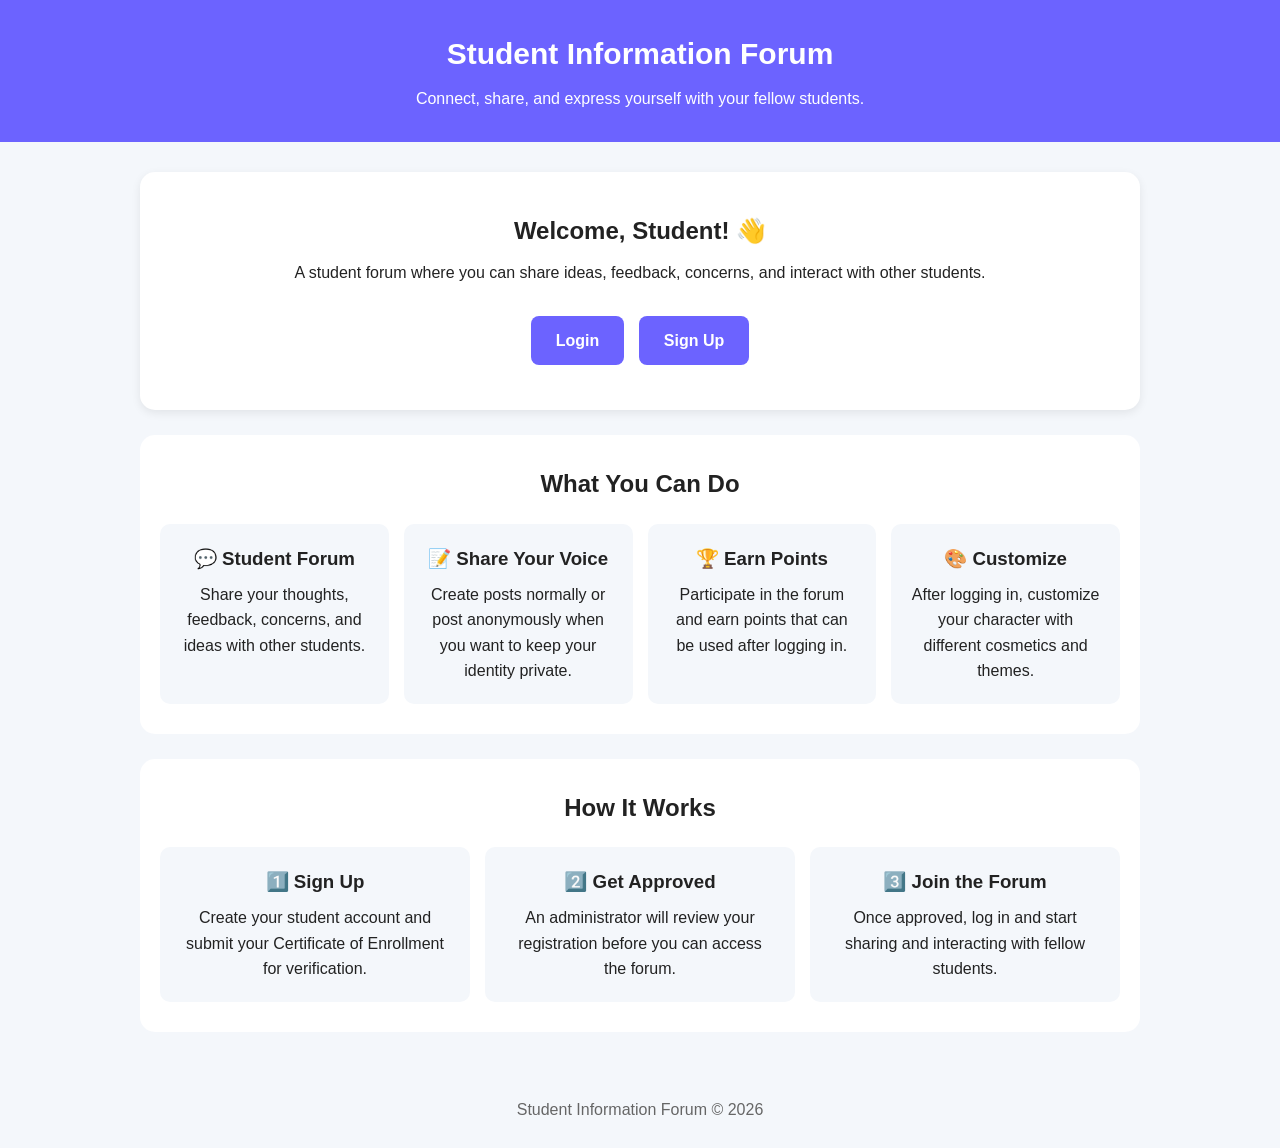
<file: index.html>
<!DOCTYPE html>
<html lang="en">

<head>

    <meta charset="UTF-8">

    <meta
        name="viewport"
        content="width=device-width, initial-scale=1.0"
    >

    <title>Student Information Forum</title>

    <link rel="stylesheet" href="style.css">

</head>


<body>


    <!-- ==============================
         HEADER
    =============================== -->

    <header>

        <h1>
            Student Information Forum
        </h1>

        <p>
            Connect, share, and express yourself
            with your fellow students.
        </p>

    </header>


    <!-- ==============================
         MAIN CONTENT
    =============================== -->

    <main>


        <!-- Welcome -->

        <section class="welcome">

            <h2>
                Welcome, Student! 👋
            </h2>

            <p>
                A student forum where you can share
                ideas, feedback, concerns, and
                interact with other students.
            </p>


            <div class="home-buttons">

                <a href="login.html">
                    Login
                </a>

                <a href="signup.html">
                    Sign Up
                </a>

            </div>

        </section>


        <!-- ==============================
             FEATURES
        =============================== -->

        <section class="features">

            <h2>
                What You Can Do
            </h2>


            <div class="feature-list">


                <div class="feature">

                    <h3>
                        💬 Student Forum
                    </h3>

                    <p>
                        Share your thoughts,
                        feedback, concerns,
                        and ideas with other students.
                    </p>

                </div>


                <div class="feature">

                    <h3>
                        📝 Share Your Voice
                    </h3>

                    <p>
                        Create posts normally or
                        post anonymously when you
                        want to keep your identity private.
                    </p>

                </div>


                <div class="feature">

                    <h3>
                        🏆 Earn Points
                    </h3>

                    <p>
                        Participate in the forum
                        and earn points that can
                        be used after logging in.
                    </p>

                </div>


                <div class="feature">

                    <h3>
                        🎨 Customize
                    </h3>

                    <p>
                        After logging in, customize
                        your character with different
                        cosmetics and themes.
                    </p>

                </div>


            </div>

        </section>


        <!-- ==============================
             HOW IT WORKS
        =============================== -->

        <section class="features">

            <h2>
                How It Works
            </h2>

            <div class="feature-list">


                <div class="feature">

                    <h3>
                        1️⃣ Sign Up
                    </h3>

                    <p>
                        Create your student account
                        and submit your Certificate
                        of Enrollment for verification.
                    </p>

                </div>


                <div class="feature">

                    <h3>
                        2️⃣ Get Approved
                    </h3>

                    <p>
                        An administrator will review
                        your registration before you
                        can access the forum.
                    </p>

                </div>


                <div class="feature">

                    <h3>
                        3️⃣ Join the Forum
                    </h3>

                    <p>
                        Once approved, log in and
                        start sharing and interacting
                        with fellow students.
                    </p>

                </div>


            </div>

        </section>


    </main>


    <!-- ==============================
         FOOTER
    =============================== -->

    <footer>

        <p>
            Student Information Forum © 2026
        </p>

    </footer>


</body>

</html>
</file>
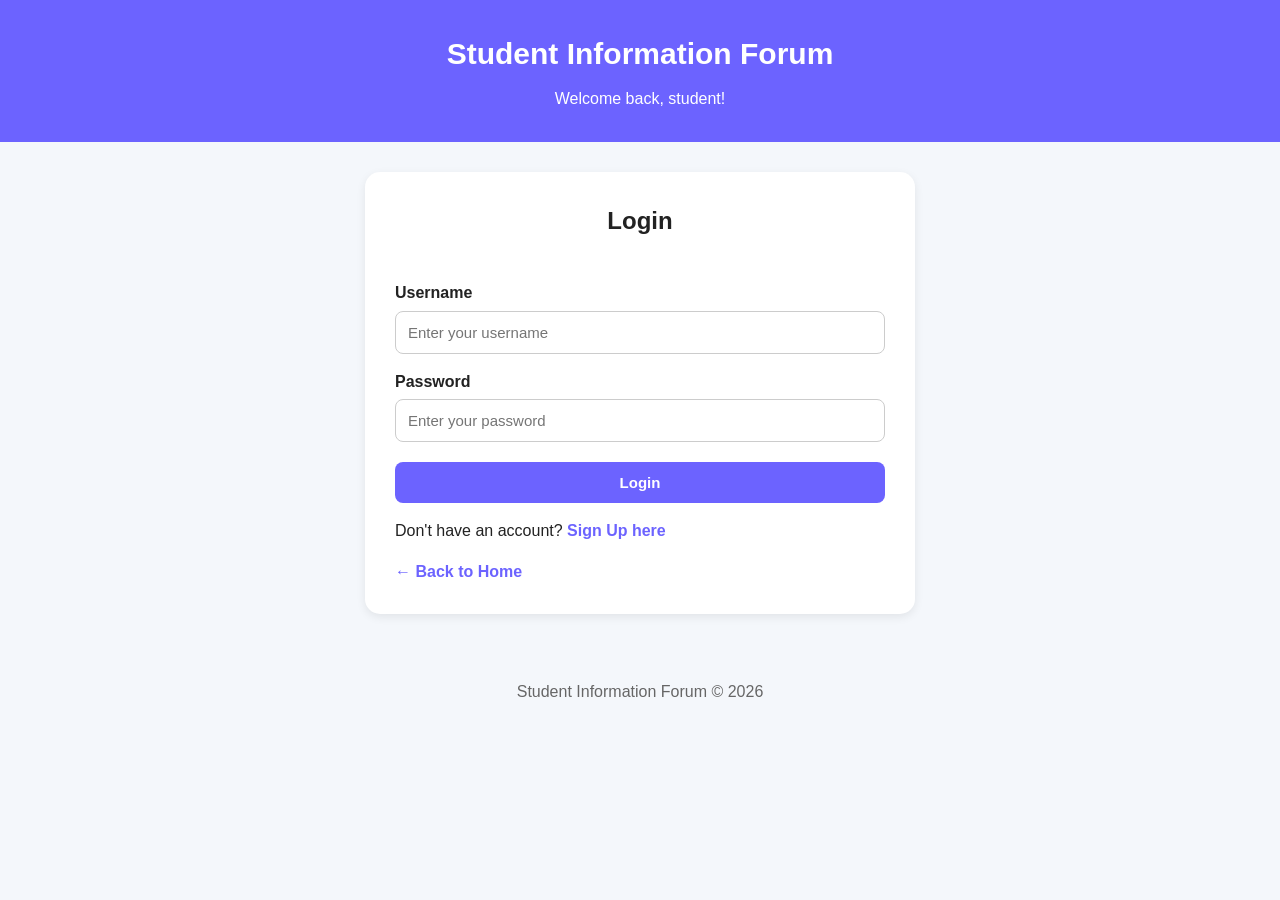
<file: admin.html>
<!DOCTYPE html>
<html lang="en">
<head>
    <meta charset="UTF-8">
    <meta name="viewport" content="width=device-width, initial-scale=1.0">

    <title>Admin Dashboard - Student Information Forum</title>

    <link rel="stylesheet" href="style.css">
</head>

<body>

    <!-- Header -->
    <header class="admin-header">

        <h1>Admin Dashboard</h1>

        <p>Student Information Forum Management</p>

        <nav>
    <a href="forum.html">Forum</a>
    <a href="index.html">Home</a>

    <button
        type="button"
        onclick="logoutUser()"
    >
        Logout
    </button>
        </nav>

    </header>


    <main class="admin-container">

        <!-- Pending Registrations -->
        <section class="admin-section">

            <h2>Pending Registrations</h2>

            <div id="pendingAccounts">

                <!--
                    JavaScript will display pending
                    student registrations here.
                -->

            </div>

        </section>


        <!-- Approved Accounts -->
        <section class="admin-section">

            <h2>Approved Accounts</h2>

            <div id="approvedAccounts">

                <!--
                    JavaScript will display approved
                    accounts here.
                -->

            </div>

        </section>


        <!-- Forum Posts -->
        <section class="admin-section">

            <h2>Forum Posts</h2>

            <div id="adminPosts">

                <!--
                    JavaScript will display all posts here.

                    Admin will be able to see:
                    - Post content
                    - Username
                    - Whether it was anonymous
                    - Delete button
                -->

            </div>

        </section>


        <!-- Test Data -->
        <section class="admin-section admin-danger">

            <h2>System Management</h2>

            <p>
                Use this only when testing the website.
            </p>

            <button id="clearDataButton">
                Clear Test Data
            </button>

        </section>

    </main>


    <!-- Footer -->
    <footer>
        <p>Student Information Forum Â© 2026</p>
    </footer>


    <!--
        IMPORTANT:
        There is NO JavaScript inside this HTML file.

        All functionality will be handled by script.js.
    -->

<script src="script.js"></script>
  
</body>
</html>
</file>
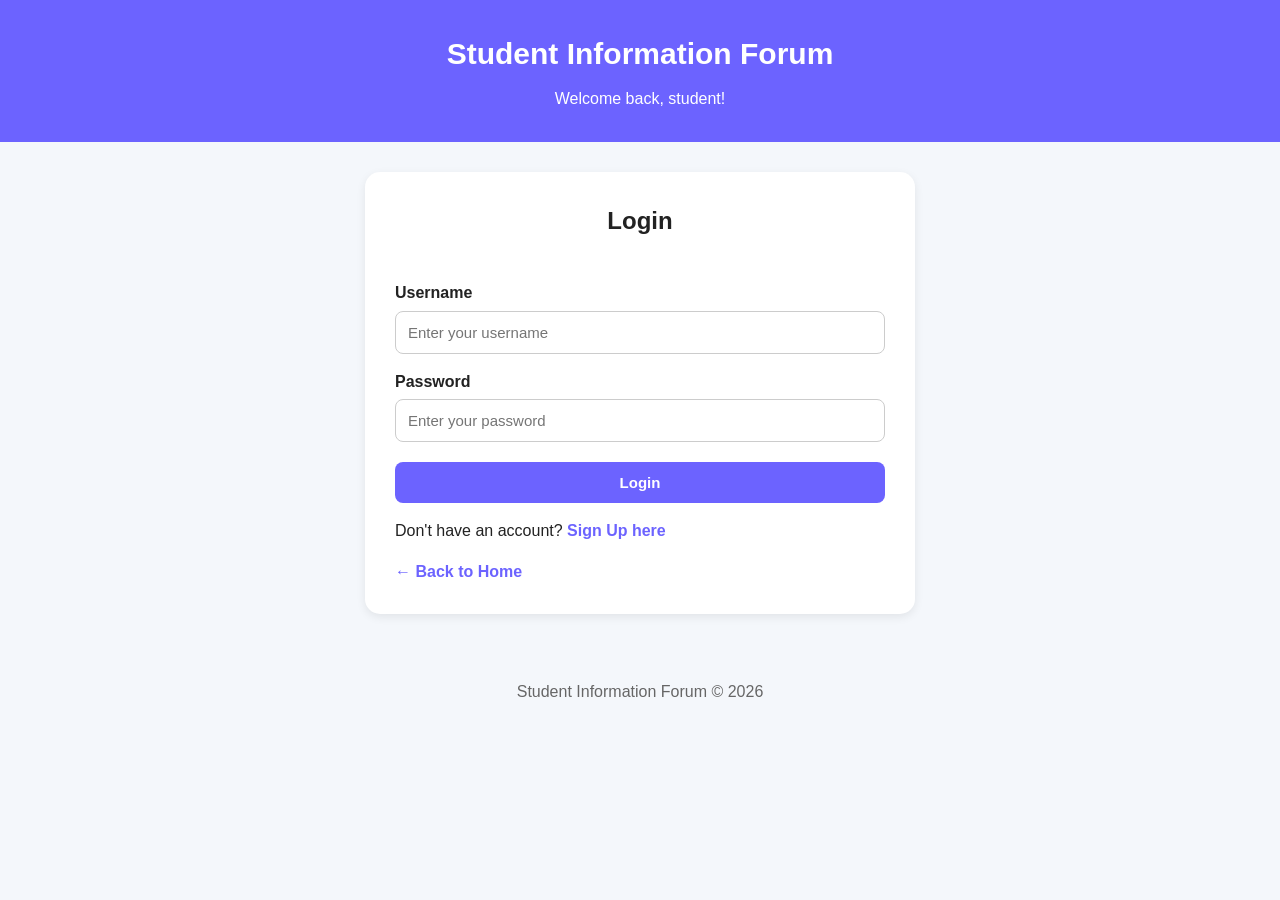
<file: cosmetics.html>
<!DOCTYPE html>
<html lang="en">
<head>
    <meta charset="UTF-8">
    <meta name="viewport" content="width=device-width, initial-scale=1.0">

    <title>Cosmetics Shop - Student Information Forum</title>

    <link rel="stylesheet" href="style.css">
</head>

<body>

    <!-- Header -->
    <header class="shop-header">

        <h1>🎨 Cosmetics Shop</h1>

        <p>Customize your character!</p>

<nav>
    <a href="forum.html">Forum</a>
    <a href="index.html">Home</a>

    <button
        type="button"
        onclick="logoutUser()"
    >
        Logout
    </button>
</nav>

    </header>


    <main class="shop-container">

        <!-- Player Information -->
        <section class="shop-player">

            <h2>Your Character</h2>

     < id="characterPreview">

    <div class="character-area">

        <div class="character">

    <!-- Base character -->
    <div class="character-layer character-base"></div>

    <!-- Equipped cosmetics -->
    <div id="characterLayers"></div>

        </div>

    </div>
        
</div>
            <p>
                Points:
                <strong id="shopPoints">0</strong>
            </p>

        </section>


        <!-- Shop Navigation -->
        <section class="shop-categories">

            <h2>Shop Categories</h2>

            <button class="category-button" data-category="hats">
                🎩 Hats
            </button>

            <button class="category-button" data-category="face">
                👀 Face
            </button>

            <button class="category-button" data-category="tops">
                👕 Tops
            </button>

            <button class="category-button" data-category="pants">
                👖 Pants
            </button>

            <button class="category-button" data-category="shoes">
                👟 Shoes
            </button>

            <button class="category-button" data-category="themes">
                🌎 Themes
            </button>

        </section>


        <!-- Cosmetics -->
        <section class="cosmetics-section">

            <h2 id="categoryTitle">
                Cosmetics
            </h2>

            <div id="cosmeticsContainer">

                <!--
                    JavaScript will place cosmetics here.

                    Example:

                    [Hat Image]
                    Cool Hat
                    50 Points
                    [Buy]

                    [Hat Image]
                    Halloween Hat
                    100 Points
                    [Buy]
                -->

            </div>

        </section>


        <!-- Equipped Items -->
        <section class="equipped-section">

            <h2>Currently Equipped</h2>

            <div id="equippedItems">

                <!--
                    JavaScript will show the user's
                    currently equipped cosmetics here.
                -->

            </div>

        </section>

    </main>


    <!-- Footer -->
    <footer>
        <p>Student Information Forum © 2026</p>
    </footer>


    <!--
        IMPORTANT:
        No JavaScript is written inside this HTML file.

        All functionality will be handled by script.js.
    -->

<script src="script.js"></script>
  
</body>
</html>
</file>
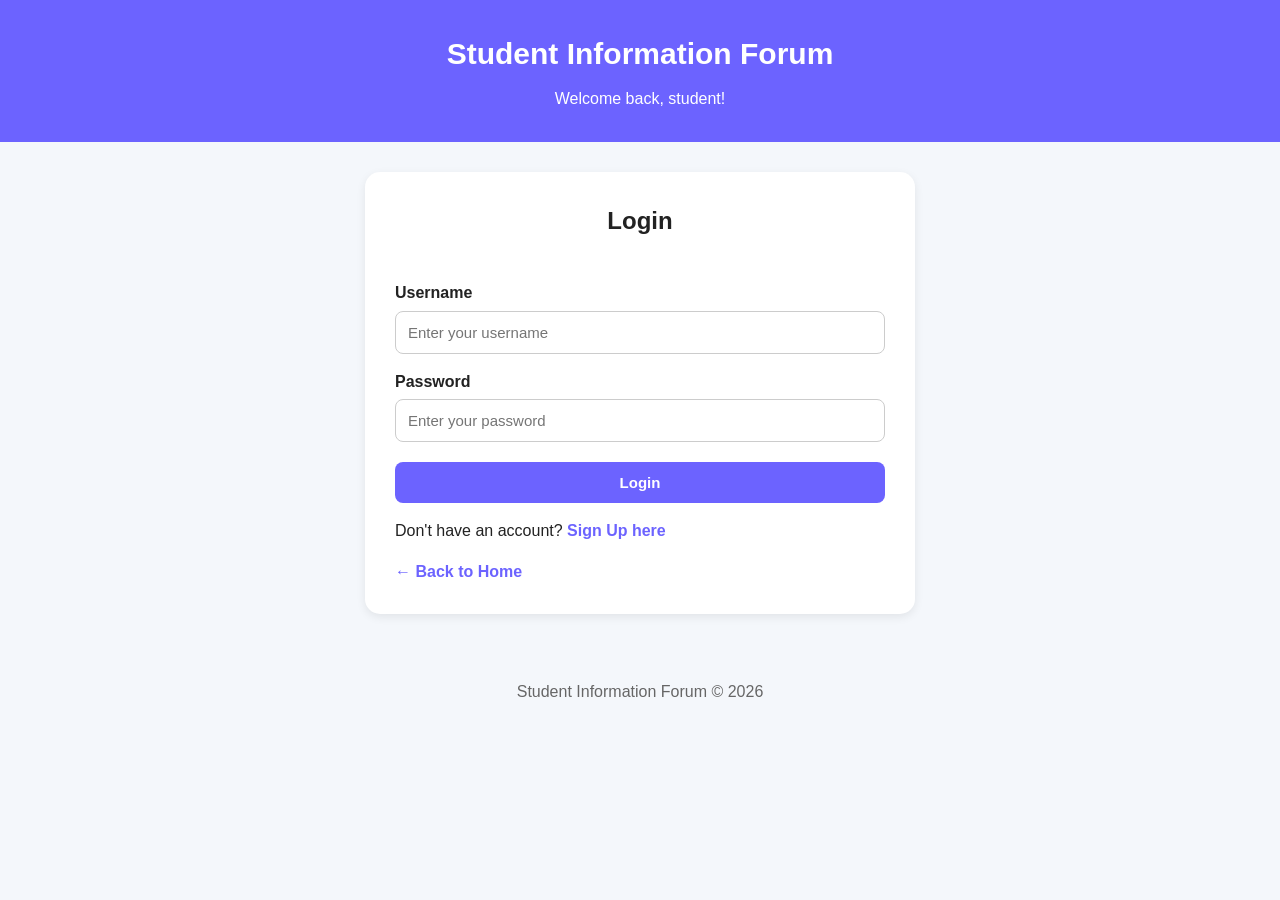
<file: designer.html>
<!DOCTYPE html>
<html lang="en">

<head>

    <meta charset="UTF-8">

    <meta
        name="viewport"
        content="width=device-width, initial-scale=1.0"
    >

    <title>Cosmetics Designer - Student Forum</title>

    <link rel="stylesheet" href="style.css">

</head>


<body>

    <!-- Header -->

    <header class="admin-header">

        <h1>🎨 Cosmetics Designer</h1>

        <p>Add and manage cosmetics for the student shop.</p>

        <nav>

    <a href="forum.html">Forum</a>

    <a href="cosmetics.html">Shop</a>

    <a href="admin.html">Admin</a>

    <a href="index.html">Home</a>

    <button
        type="button"
        onclick="logoutUser()"
    >
        Logout
    </button>

        </nav>

    </header>


    <main class="admin-container">


        <!-- Add Cosmetic -->

        <section class="admin-section">

            <h2>➕ Add New Cosmetic</h2>

            <form id="cosmeticForm">


                <!-- Cosmetic Name -->

                <label for="cosmeticName">
                    Cosmetic Name
                </label>

                <input
                    type="text"
                    id="cosmeticName"
                    placeholder="Example: Blue Cap"
                    required
                >


                <!-- Category -->

                <label for="cosmeticCategory">
                    Category
                </label>

                <select
                    id="cosmeticCategory"
                    required
                >

                    <option value="">
                        Select Category
                    </option>

                    <option value="hats">
                        Hats
                    </option>

                    <option value="eyes">
                        Eyes
                    </option>

                    <option value="mouth">
                        Mouth
                    </option>

                    <option value="nose">
                        Nose
                    </option>

                    <option value="ears">
                        Ears
                    </option>

                    <option value="eyebrows">
                        Eyebrows
                    </option>

                    <option value="eyelashes">
                        Eyelashes
                    </option>

                    <option value="skin">
                        Skin
                    </option>

                    <option value="tops">
                        Tops
                    </option>

                    <option value="pants">
                        Pants
                    </option>

                    <option value="shoes">
                        Shoes
                    </option>

                    <option value="themes">
                        Themes
                    </option>

                </select>


                <!-- Price -->

                <label for="cosmeticPrice">
                    Price (Points)
                </label>

                <input
                    type="number"
                    id="cosmeticPrice"
                    min="0"
                    placeholder="Example: 50"
                    required
                >


                <!-- Season -->

                <label for="cosmeticSeason">
                    Season / Availability
                </label>

                <select id="cosmeticSeason">

                    <option value="normal">
                        Normal
                    </option>

                    <option value="halloween">
                        Halloween 🎃
                    </option>

                    <option value="christmas">
                        Christmas 🎄
                    </option>

                    <option value="limited">
                        Limited Edition ⭐
                    </option>

                </select>


                <!-- Image -->

                <label for="cosmeticImage">
                    Cosmetic Image
                </label>

                <p class="form-note">

                    Upload a PNG image with a transparent
                    background.

                    Recommended size:
                    <strong>300 × 400 px</strong>.

                </p>

                <input
                    type="file"
                    id="cosmeticImage"
                    accept="image/png"
                    required
                >


                <!-- Submit -->

                <button type="submit">
                    Add Cosmetic
                </button>

            </form>

        </section>


        <!-- Added Cosmetics -->

        <section class="admin-section">

            <h2>🛍️ Added Cosmetics</h2>

            <div id="designerCosmetics">

                <!--
                    JavaScript will display cosmetics here.
                -->

            </div>

        </section>


    </main>


    <footer>

        <p>
            Student Information Forum © 2026
        </p>

    </footer>


    <script src="script.js"></script>

</body>

</html>
</file>
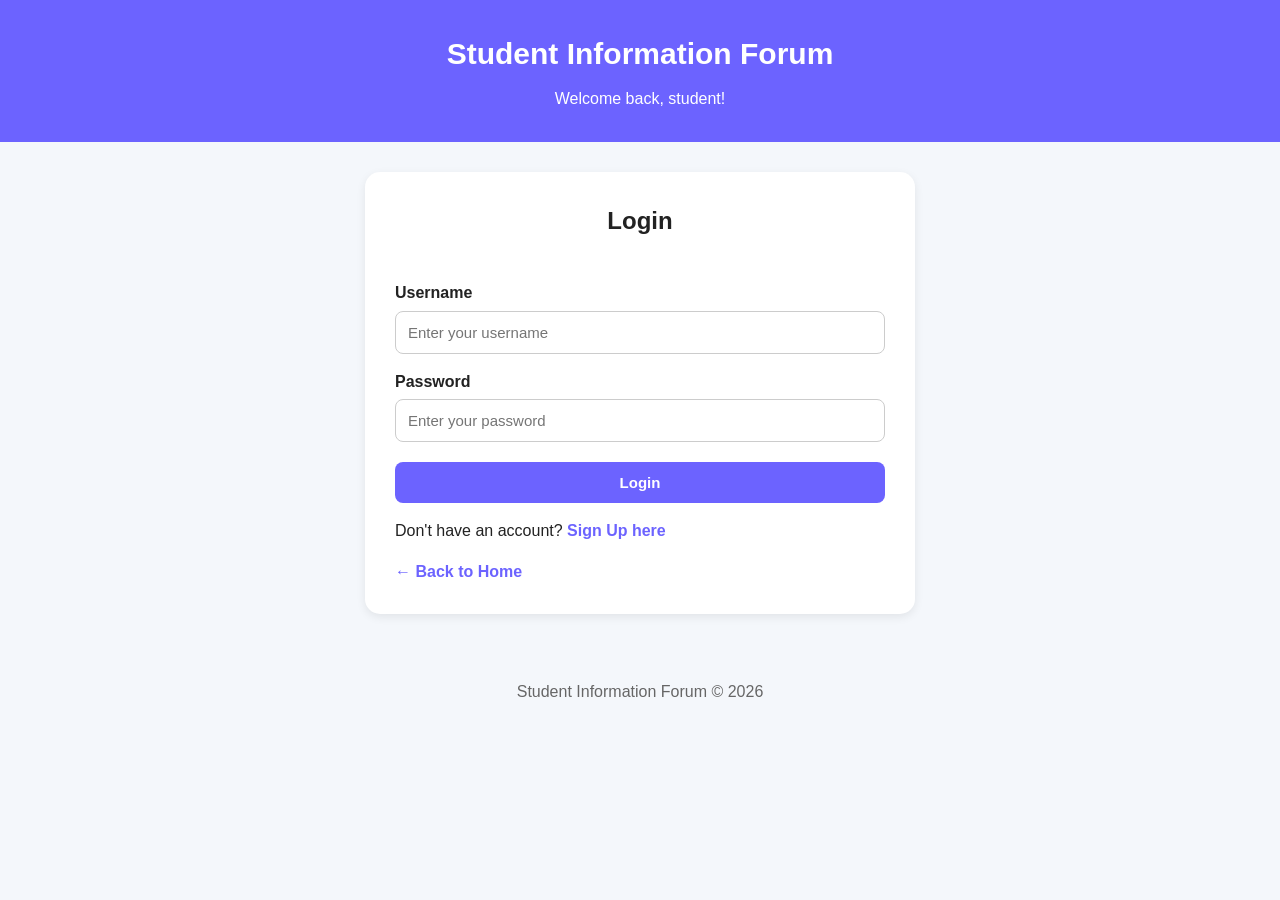
<file: forum.html>
<!DOCTYPE html>
<html lang="en">
<head>
    <meta charset="UTF-8">
    <meta name="viewport" content="width=device-width, initial-scale=1.0">

    <title>Forum - Student Information Forum</title>

    <link rel="stylesheet" href="style.css">
</head>

<body>

    <!-- Header -->
    <header class="forum-header">

        <h1>Student Information Forum</h1>

        <nav>
    <a href="forum.html">Forum</a>
    <a href="cosmetics.html">Shop</a>
    <a href="index.html">Home</a>

    <button
        type="button"
        onclick="logoutUser()"
    >
        Logout
    </button>
        </nav>

    </header>


    <main>

        <!-- User Information -->
        <section class="user-panel">

            <h2>Welcome, <span id="currentUser">Student</span>!</h2>

            <p>
                Points: <strong id="userPoints">0</strong>
            </p>

            <a href="cosmetics.html">
                Customize Character
            </a>

        </section>


        <!-- Create Post -->
        <section class="post-creator">

            <h2>Share Something 💬</h2>

            <form id="postForm">

                <textarea
                    id="postContent"
                    placeholder="What do you want to say?"
                    maxlength="300"
                    required
                ></textarea>


                <label>
                    <input
                        type="checkbox"
                        id="anonymousPost"
                    >

                    Post anonymously
                </label>


                <button type="submit">
                    Post
                </button>

            </form>

        </section>


        <!-- Forum Characters -->
        <section class="forum-area">

            <h2>Student Forum</h2>

            <div id="postContainer">

                <!--
                    JavaScript will place posts here.

                    Each post will eventually look like:

                    [ Speech Bubble ]
                    "Hello everyone!"

                         👀
                       [character]
                    -->

            </div>

        </section>

    </main>


    <!-- Footer -->
    <footer>
        <p>Student Information Forum © 2026</p>
    </footer>


    <!--
        IMPORTANT:
        No JavaScript is written inside this HTML file.

        We will connect everything later using script.js.
    -->

<script src="script.js"></script>
  
</body>
</html>
</file>
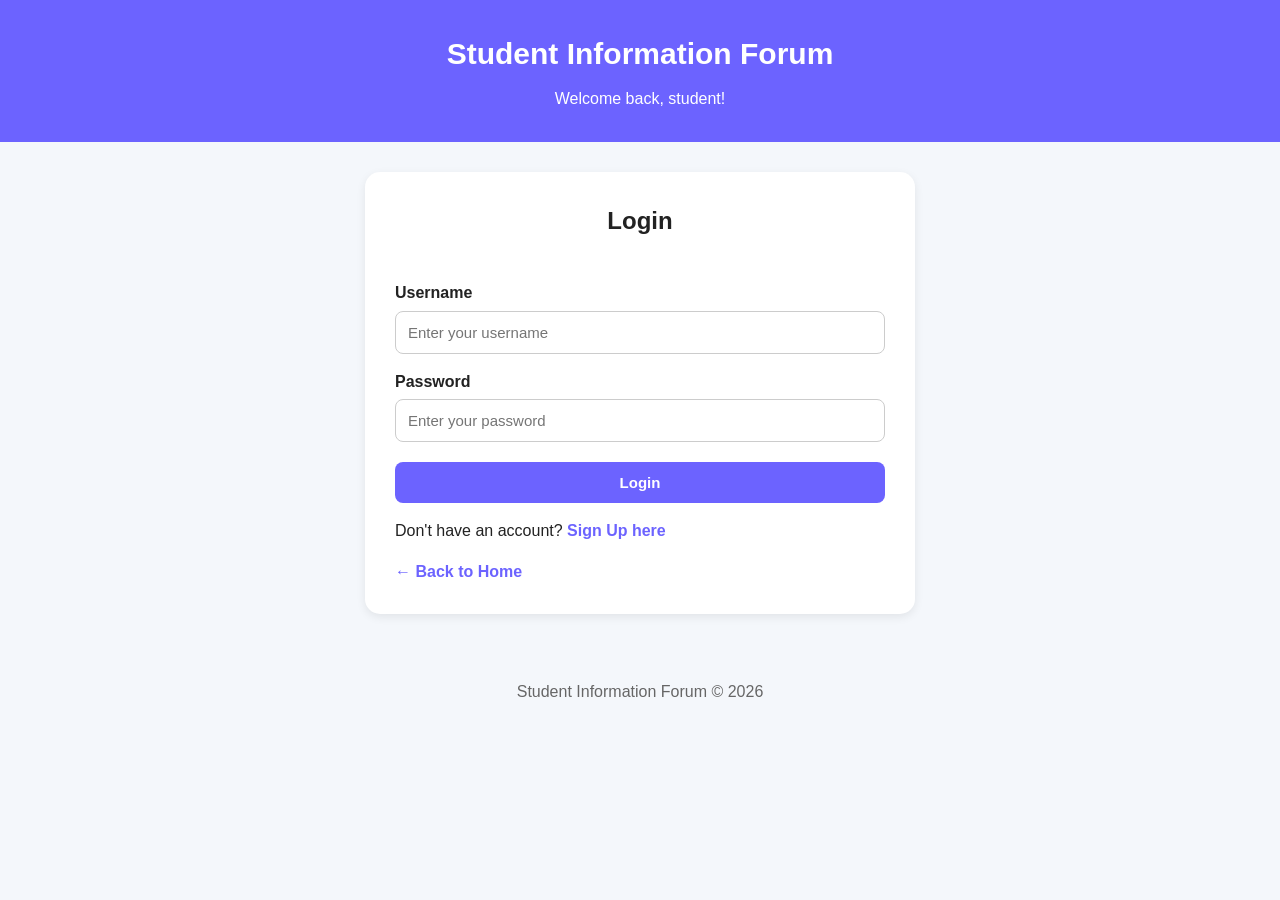
<file: login.html>
<!DOCTYPE html>
<html lang="en">
<head>
    <meta charset="UTF-8">
    <meta name="viewport" content="width=device-width, initial-scale=1.0">

    <title>Login - Student Information Forum</title>

    <link rel="stylesheet" href="style.css">
</head>

<body>

    <header>
        <h1>Student Information Forum</h1>
        <p>Welcome back, student!</p>
    </header>


    <main>

        <section class="login-container">

            <h2>Login</h2>

            <form id="loginForm">

                <!-- Username -->
                <label for="username">Username</label>

                <input
                    type="text"
                    id="username"
                    name="username"
                    placeholder="Enter your username"
                    required
                >


                <!-- Password -->
                <label for="password">Password</label>

                <input
                    type="password"
                    id="password"
                    name="password"
                    placeholder="Enter your password"
                    required
                >


                <!-- Login Button -->
                <button type="submit">
                    Login
                </button>

            </form>


            <p>
                Don't have an account?
                <a href="signup.html">Sign Up here</a>
            </p>

            <p>
                <a href="index.html">← Back to Home</a>
            </p>

        </section>

    </main>


    <footer>
        <p>Student Information Forum © 2026</p>
    </footer>

  <script src="script.js"></script>

</body>
</html>
</file>
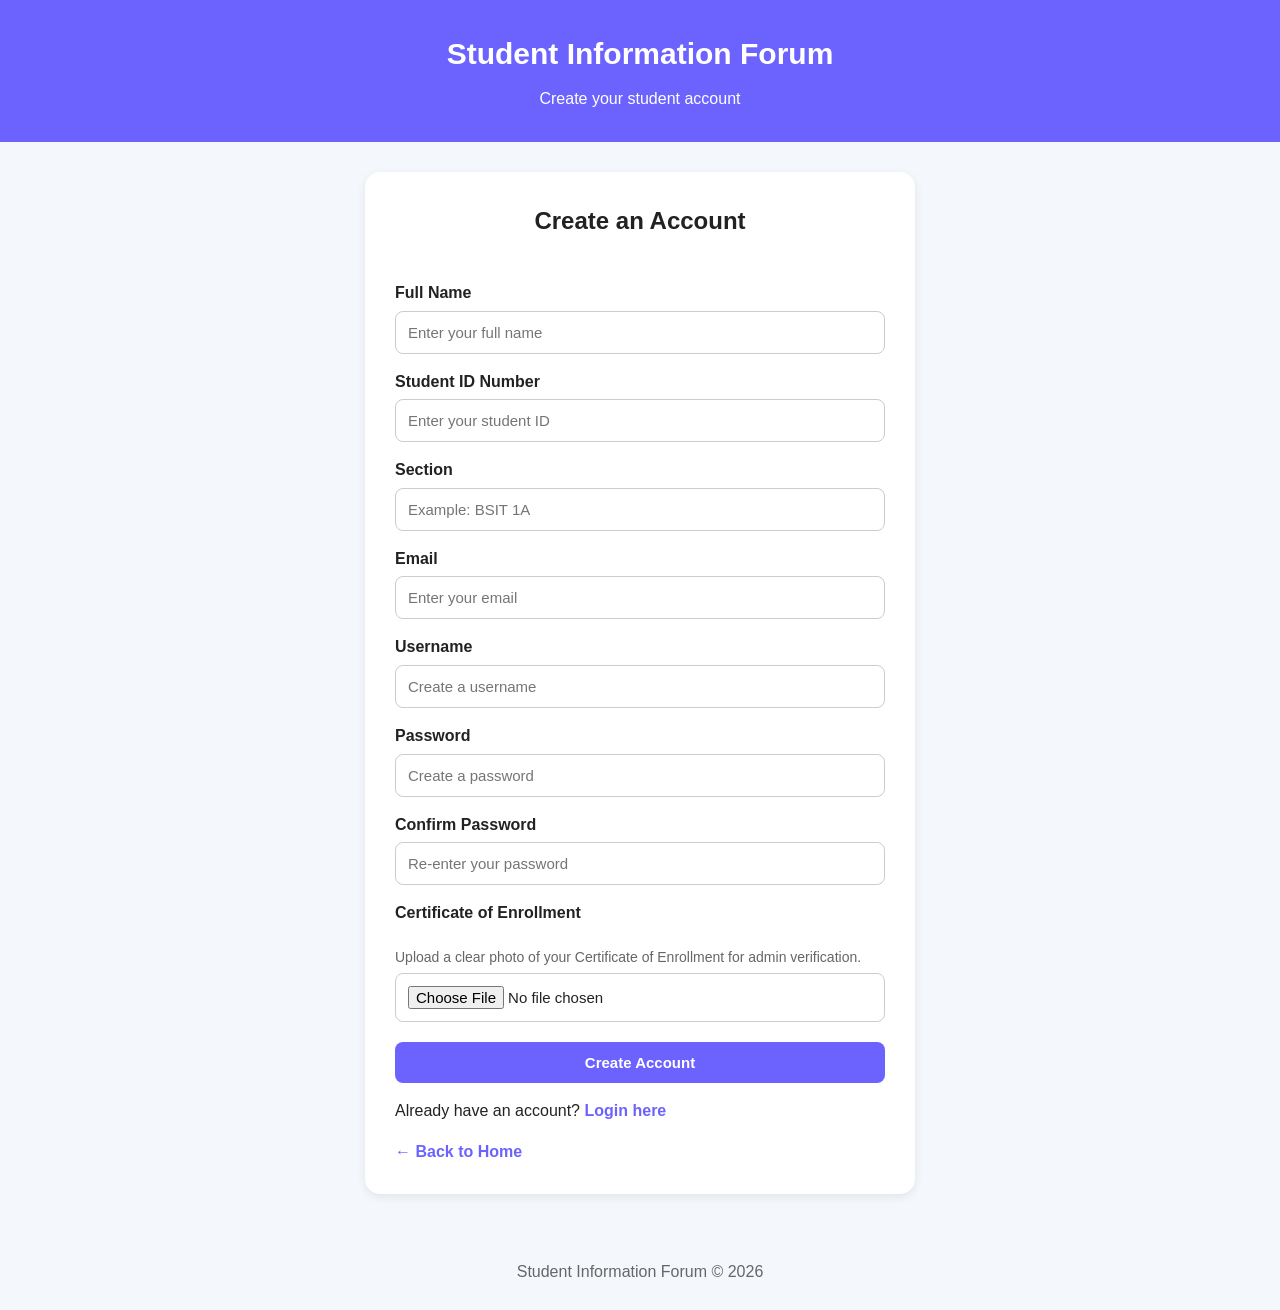
<file: signup.html>
<!DOCTYPE html>
<html lang="en">
<head>
    <meta charset="UTF-8">
    <meta name="viewport" content="width=device-width, initial-scale=1.0">

    <title>Sign Up - Student Information Forum</title>

    <link rel="stylesheet" href="style.css">
</head>

<body>

    <header>
        <h1>Student Information Forum</h1>
        <p>Create your student account</p>
    </header>


    <main>

        <section class="signup-container">

            <h2>Create an Account</h2>

            <form id="signupForm">

                <!-- Full Name -->
                <label for="fullname">Full Name</label>
                <input
                    type="text"
                    id="fullname"
                    name="fullname"
                    placeholder="Enter your full name"
                    required
                >


                <!-- Student ID -->
                <label for="studentID">Student ID Number</label>
                <input
                    type="text"
                    id="studentID"
                    name="studentID"
                    placeholder="Enter your student ID"
                    required
                >


                <!-- Section -->
                <label for="section">Section</label>
                <input
                    type="text"
                    id="section"
                    name="section"
                    placeholder="Example: BSIT 1A"
                    required
                >


                <!-- Email -->
                <label for="email">Email</label>
                <input
                    type="email"
                    id="email"
                    name="email"
                    placeholder="Enter your email"
                    required
                >


                <!-- Username -->
                <label for="username">Username</label>
                <input
                    type="text"
                    id="username"
                    name="username"
                    placeholder="Create a username"
                    required
                >


                <!-- Password -->
                <label for="password">Password</label>
                <input
                    type="password"
                    id="password"
                    name="password"
                    placeholder="Create a password"
                    required
                >


                <!-- Confirm Password -->
                <label for="confirmPassword">Confirm Password</label>
                <input
                    type="password"
                    id="confirmPassword"
                    name="confirmPassword"
                    placeholder="Re-enter your password"
                    required
                >


                <!-- Certificate of Enrollment -->
                <label for="coe">Certificate of Enrollment</label>

                <p class="form-note">
                    Upload a clear photo of your Certificate of Enrollment
                    for admin verification.
                </p>

                <input
                    type="file"
                    id="coe"
                    name="coe"
                    accept="image/*"
                    required
                >


                <!-- Submit -->
                <button type="submit">
                    Create Account
                </button>

            </form>


            <p>
                Already have an account?
                <a href="login.html">Login here</a>
            </p>

            <p>
                <a href="index.html">← Back to Home</a>
            </p>

        </section>

    </main>


    <footer>
        <p>Student Information Forum © 2026</p>
    </footer>

  <script src="script.js"></script>

</body>
</html>
</file>
<file: style.css>
/* =========================================
   STUDENT INFORMATION FORUM
   MAIN CSS
========================================= */


/* =========================================
   BASIC RESET
========================================= */

* {
    box-sizing: border-box;
    margin: 0;
    padding: 0;
}

body {
    font-family: Arial, sans-serif;
    background: #f4f7fb;
    color: #222;
    line-height: 1.6;
}


/* =========================================
   HEADER
========================================= */

header {
    background: #6c63ff;
    color: white;
    text-align: center;
    padding: 30px 20px;
}

header h1 {
    font-size: 30px;
    margin-bottom: 8px;
}

header p {
    font-size: 16px;
}


/* =========================================
   NAVIGATION
========================================= */

nav {
    margin-top: 15px;
}

nav a {
    color: white;
    text-decoration: none;
    margin: 0 10px;
    font-weight: bold;
}

nav a:hover {
    text-decoration: underline;
}


/* =========================================
   MAIN
========================================= */

main {
    width: 90%;
    max-width: 1000px;
    margin: 30px auto;
}


/* =========================================
   HOME PAGE
========================================= */

.welcome {
    background: white;
    text-align: center;
    padding: 40px 20px;
    border-radius: 15px;
    margin-bottom: 25px;
    box-shadow: 0 3px 10px rgba(0, 0, 0, 0.08);
}

.welcome h2 {
    margin-bottom: 10px;
}

.home-buttons {
    margin-top: 25px;
}

.home-buttons a {
    display: inline-block;
    background: #6c63ff;
    color: white;
    text-decoration: none;
    padding: 12px 25px;
    border-radius: 8px;
    margin: 5px;
    font-weight: bold;
}

.home-buttons a:hover {
    opacity: 0.85;
}


/* =========================================
   FEATURES
========================================= */

.features {
    background: white;
    padding: 30px 20px;
    border-radius: 15px;
    margin-bottom: 25px;
    text-align: center;
}

.feature-list {
    display: flex;
    flex-wrap: wrap;
    gap: 15px;
    margin-top: 20px;
}

.feature {
    flex: 1 1 200px;
    background: #f4f7fb;
    padding: 20px;
    border-radius: 10px;
}

.feature h3 {
    margin-bottom: 8px;
}


/* =========================================
   LOGIN & SIGNUP
========================================= */

.signup-container,
.login-container {
    background: white;
    max-width: 550px;
    margin: 30px auto;
    padding: 30px;
    border-radius: 15px;
    box-shadow: 0 3px 10px rgba(0, 0, 0, 0.08);
}

.signup-container h2,
.login-container h2 {
    text-align: center;
    margin-bottom: 25px;
}


/* =========================================
   FORMS
========================================= */

form {
    display: flex;
    flex-direction: column;
}

label {
    margin-top: 15px;
    margin-bottom: 5px;
    font-weight: bold;
}

input,
textarea,
select {
    width: 100%;
    padding: 12px;
    border: 1px solid #ccc;
    border-radius: 8px;
    font-size: 15px;
    font-family: Arial, sans-serif;
}

textarea {
    min-height: 120px;
    resize: vertical;
}

input:focus,
textarea:focus,
select:focus {
    outline: none;
    border-color: #6c63ff;
}


/* =========================================
   BUTTONS
========================================= */

button {
    border: none;
    background: #6c63ff;
    color: white;
    padding: 12px 20px;
    border-radius: 8px;
    cursor: pointer;
    font-size: 15px;
    font-weight: bold;
    margin-top: 20px;
}

button:hover {
    opacity: 0.85;
}


/* =========================================
   LINKS
========================================= */

.signup-container a,
.login-container a {
    color: #6c63ff;
    font-weight: bold;
    text-decoration: none;
}

.signup-container p,
.login-container p {
    margin-top: 15px;
}


/* =========================================
   FORM NOTE
========================================= */

.form-note {
    font-size: 14px;
    color: #666;
    margin-bottom: 5px;
}


/* =========================================
   FORUM
========================================= */

.forum-header {
    padding-bottom: 20px;
}

.user-panel,
.post-creator,
.forum-area {
    background: white;
    padding: 25px;
    border-radius: 15px;
    margin-bottom: 25px;
    box-shadow: 0 3px 10px rgba(0, 0, 0, 0.08);
}

.user-panel a {
    display: inline-block;
    margin-top: 10px;
    color: #6c63ff;
    font-weight: bold;
    text-decoration: none;
}


/* =========================================
   FORUM POSTS
========================================= */

.post {
    background: #f4f7fb;
    padding: 20px;
    border-radius: 12px;
    margin-bottom: 15px;
}

.post h3 {
    margin-bottom: 5px;
}

.post p {
    margin-bottom: 10px;
}

.post button {
    margin-top: 5px;
    margin-right: 5px;
}


/* =========================================
   ADMIN
========================================= */

.admin-container {
    max-width: 1100px;
}

.admin-section {
    background: white;
    padding: 25px;
    border-radius: 15px;
    margin-bottom: 25px;
    box-shadow: 0 3px 10px rgba(0, 0, 0, 0.08);
}

.admin-section h2 {
    margin-bottom: 20px;
}

.admin-danger {
    border: 2px solid #ff6b6b;
}


/* =========================================
   ADMIN CARDS
========================================= */

.admin-card {
    background: #f4f7fb;
    padding: 20px;
    border-radius: 12px;
    margin-bottom: 15px;
}

.admin-card img {
    max-width: 150px;
    max-height: 200px;
    object-fit: contain;
    display: block;
    margin: 15px 0;
}


/* =========================================
   COSMETICS SHOP
========================================= */

.shop-player,
.shop-categories,
.cosmetics-section,
.equipped-section {
    background: white;
    padding: 25px;
    border-radius: 15px;
    margin-bottom: 25px;
    box-shadow: 0 3px 10px rgba(0, 0, 0, 0.08);
}

.shop-player {
    text-align: center;
}

.shop-categories {
    text-align: center;
}


/* =========================================
   CATEGORY BUTTONS
========================================= */

.category-button {
    margin: 5px;
}


/* =========================================
   COSMETICS GRID
========================================= */

#cosmeticsContainer {
    display: grid;
    grid-template-columns: repeat(
        auto-fit,
        minmax(150px, 1fr)
    );
    gap: 15px;
}


/* =========================================
   COSMETIC CARD
========================================= */

.cosmetic-card {
    background: #f4f7fb;
    padding: 15px;
    border-radius: 12px;
    text-align: center;
}

.cosmetic-card img {
    width: 150px;
    height: 200px;
    object-fit: contain;
    max-width: 100%;
}

.cosmetic-card h3 {
    margin-top: 10px;
    margin-bottom: 5px;
}

.cosmetic-card p {
    margin: 3px 0;
}

.cosmetic-card button {
    margin-top: 10px;
}


/* =========================================
   EQUIPPED ITEMS
========================================= */

#equippedItems {
    display: grid;
    grid-template-columns: repeat(
        auto-fit,
        minmax(150px, 1fr)
    );
    gap: 15px;
}


/* =========================================
   CHARACTER AREA
========================================= */

.character-area {
    position: relative;
    min-height: 460px;
    padding: 30px;

    border-radius: 20px;

    background: #f4f7fb;

    background-size: cover;
    background-position: center;
    background-repeat: no-repeat;

    display: flex;
    justify-content: center;
    align-items: center;

    overflow: hidden;
}


/* =========================================
   CHARACTER
========================================= */

.character {
    position: relative;

    width: 300px;
    height: 400px;

    margin: 20px auto;
}


/* =========================================
   CHARACTER LAYERS
========================================= */

.character-layer {
    position: absolute;

    top: 0;
    left: 0;

    width: 300px;
    height: 400px;

    background-position: center;
    background-repeat: no-repeat;
    background-size: 300px 400px;

    pointer-events: none;
}


/* =========================================
   CHARACTER LAYER ORDER
========================================= */

.character-base {
    z-index: 1;
}

.layer-skin {
    z-index: 2;
}

.layer-ears {
    z-index: 3;
}

.layer-eyes {
    z-index: 4;
}

.layer-eyebrows {
    z-index: 5;
}

.layer-eyelashes {
    z-index: 6;
}

.layer-nose {
    z-index: 7;
}

.layer-mouth {
    z-index: 8;
}

.layer-tops {
    z-index: 9;
}

.layer-pants {
    z-index: 10;
}

.layer-shoes {
    z-index: 11;
}

.layer-hats {
    z-index: 12;
}


/* =========================================
   BASE CHARACTER
========================================= */

.character-base {
    position: absolute;

    top: 0;
    left: 0;

    width: 300px;
    height: 400px;

    background: white;

    border: 3px solid #333;
    border-radius: 45% 45% 35% 35%;

    z-index: 1;
}


/* =========================================
   DESIGNER
========================================= */

#cosmeticForm {
    max-width: 700px;
}

#designerCosmetics {
    display: grid;
    grid-template-columns: repeat(
        auto-fit,
        minmax(200px, 1fr)
    );
    gap: 15px;
}


/* =========================================
   SHOP BUTTON
========================================= */

.shop-button {
    display: inline-block;

    background: #6c63ff;

    color: white;

    text-decoration: none;

    padding: 12px 25px;

    border-radius: 8px;

    font-weight: bold;
}

.shop-button:hover {
    opacity: 0.85;
}


/* =========================================
   FOOTER
========================================= */

footer {
    text-align: center;
    padding: 25px;
    margin-top: 40px;
    color: #666;
}


/* =========================================
   MOBILE
========================================= */

@media (max-width: 600px) {

    header h1 {
        font-size: 24px;
    }

    main {
        width: 94%;
    }

    .signup-container,
    .login-container {
        padding: 20px;
    }

    .feature-list {
        flex-direction: column;
    }

    nav a {
        display: inline-block;
        margin: 5px;
    }

    .character {
        transform: scale(0.8);
        transform-origin: center;
    }

    .character-area {
        min-height: 420px;
        padding: 10px;
    }

    #cosmeticsContainer,
    #equippedItems,
    #designerCosmetics {
        grid-template-columns: repeat(
            2,
            minmax(0, 1fr)
        );
    }

    .cosmetic-card img {
        width: 120px;
        height: 160px;
    }

    /* Forum mobile layout */

    .speech-bubble {
        max-width: 90%;
        padding: 15px 18px;
    }

    .post {
        padding: 15px 5px;
    }

    .forum-character {
        width: 130px;
        height: 175px;
    }

    .forum-character-body {
        width: 130px;
        height: 175px;
    }

    .forum-character-body .character-layer {
        transform: scale(0.43);
    }

    .post-actions button {
        font-size: 13px;
        padding: 9px 12px;
    } 
}

/* =========================================
   FORUM SPEECH BUBBLES
========================================= */

.post {
    position: relative;
    background: transparent;
    padding: 20px;
    margin-bottom: 35px;
    text-align: center;
}


/* Speech bubble */

.speech-bubble {
    position: relative;

    display: inline-block;

    max-width: 500px;

    background: white;

    padding: 18px 22px;

    border: 2px solid #6c63ff;

    border-radius: 20px;

    text-align: left;

    box-shadow: 0 3px 10px rgba(0, 0, 0, 0.08);
}


/* Small bubble tail */

.speech-bubble::after {
    content: "";

    position: absolute;

    bottom: -14px;
    left: 50%;

    transform: translateX(-50%);

    width: 0;
    height: 0;

    border-left: 12px solid transparent;
    border-right: 12px solid transparent;

    border-top: 14px solid #6c63ff;
}


/* Cover the inside part of the tail */

.speech-bubble::before {
    content: "";

    position: absolute;

    bottom: -10px;
    left: 50%;

    transform: translateX(-50%);

    width: 0;
    height: 0;

    border-left: 10px solid transparent;
    border-right: 10px solid transparent;

    border-top: 12px solid white;

    z-index: 2;
}


/* Post author */

.speech-bubble strong {
    display: block;

    margin-bottom: 5px;

    color: #6c63ff;
}


/* Post text */

.speech-bubble p {
    margin: 0;

    word-wrap: break-word;
}


/* Character below bubble */

.post-character {
    margin-top: 20px;
}


/* Temporary character */

.mini-character {
    font-size: 60px;

    line-height: 1;

    margin-top: 5px;
}


/* Post buttons */

.post-actions {
    margin-top: 12px;
}

.post-actions button {
    margin: 3px;
}


/* =========================================
   FORUM CHARACTER
========================================= */

.forum-character {
    width: 150px;
    height: 200px;
    margin: 20px auto 0;
    overflow: hidden;
}

.forum-character-body {
    position: relative;
    width: 150px;
    height: 200px;
    transform-origin: top left;
}


/* Scale the 300x400 character
   down to 150x200 */

.forum-character-body .character-layer {
    transform: scale(0.5);
    transform-origin: top left;
}


/* Character base */

.forum-character-body .character-base {
    width: 300px;
    height: 400px;
}


/* Keep cosmetic layers aligned */

.forum-character-body .character-layer {
    width: 300px;
    height: 400px;
    background-size: 300px 400px;
}
</file>
